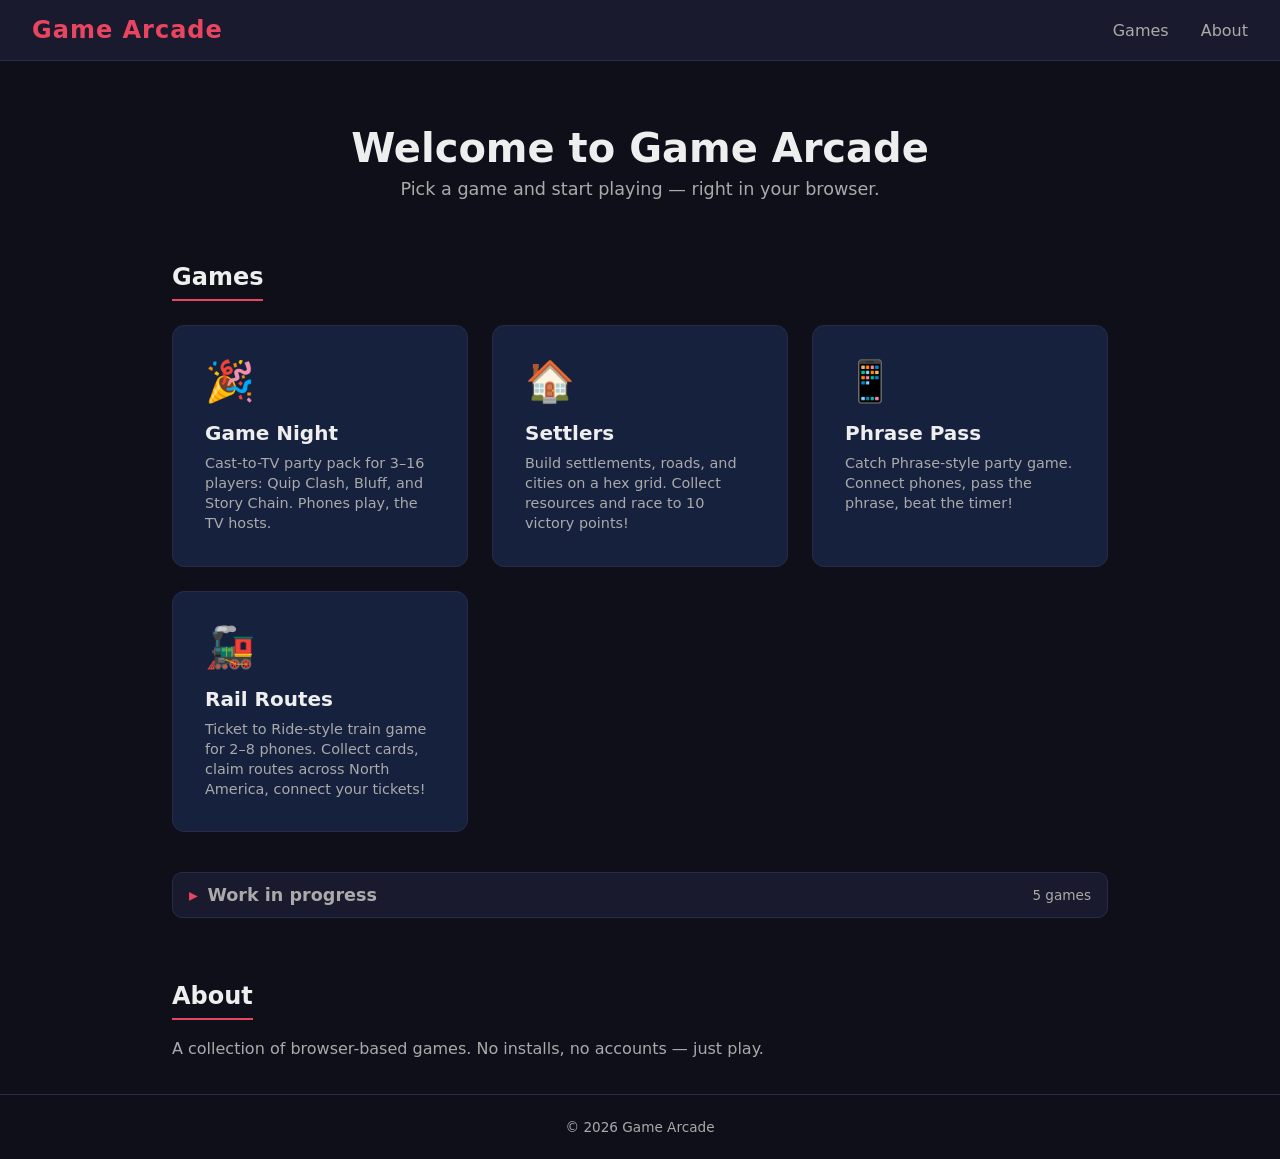
<file: index.html>
<!DOCTYPE html>
<html lang="en">
<head>
    <meta charset="UTF-8">
    <meta name="viewport" content="width=device-width, initial-scale=1.0">
    <title>Game Arcade</title>
    <link rel="stylesheet" href="css/style.css">
</head>
<body>
    <header>
        <nav>
            <div class="logo">Game Arcade</div>
            <ul class="nav-links">
                <li><a href="#games">Games</a></li>
                <li><a href="#about">About</a></li>
            </ul>
        </nav>
    </header>

    <main>
        <section class="hero">
            <h1>Welcome to Game Arcade</h1>
            <p>Pick a game and start playing — right in your browser.</p>
        </section>

        <section id="games" class="games-section">
            <h2>Games</h2>
            <div class="game-grid">
                <a href="games/gamenight/index.html" class="game-card">
                    <div class="game-icon">🎉</div>
                    <h3>Game Night</h3>
                    <p>Cast-to-TV party pack for 3&ndash;16 players: Quip Clash, Bluff, and Story Chain. Phones play, the TV hosts.</p>
                </a>
                <a href="games/settlers/index.html" class="game-card">
                    <div class="game-icon">🏠</div>
                    <h3>Settlers</h3>
                    <p>Build settlements, roads, and cities on a hex grid. Collect resources and race to 10 victory points!</p>
                </a>
                <a href="games/phrasepass/index.html" class="game-card">
                    <div class="game-icon">📱</div>
                    <h3>Phrase Pass</h3>
                    <p>Catch Phrase-style party game. Connect phones, pass the phrase, beat the timer!</p>
                </a>
                <a href="games/railroutes/index.html" class="game-card">
                    <div class="game-icon">🚂</div>
                    <h3>Rail Routes</h3>
                    <p>Ticket to Ride-style train game for 2&ndash;8 phones. Collect cards, claim routes across North America, connect your tickets!</p>
                </a>
            </div>

            <details class="wip-section">
                <summary>Work in progress <span class="wip-count">5 games</span></summary>
                <div class="game-grid">
                    <a href="games/pit/index.html" class="game-card">
                        <div class="game-icon">🃏</div>
                        <h3>Pit</h3>
                        <p>Real-time commodity trading card game. Trade cards with friends to corner the market!</p>
                    </a>
                    <a href="games/mystery/index.html" class="game-card">
                        <div class="game-icon">🔍</div>
                        <h3>Mystery Party</h3>
                        <p>Cast-to-TV murder mystery party game. Explore rooms, question suspects, catch the culprit.</p>
                    </a>
                    <a href="games/easel/index.html" class="game-card">
                        <div class="game-icon">🎨</div>
                        <h3>Easel</h3>
                        <p>Cast-to-TV painting party. Repaint a picture from memory, freestyle a shared canvas, or play telephone with drawings!</p>
                    </a>
                    <a href="games/subhunt/index.html" class="game-card">
                        <div class="game-icon">🌊</div>
                        <h3>Sub Hunt</h3>
                        <p>Silent submarine duel on your own phones. Move unseen, ping the depths, fire revealing torpedoes!</p>
                    </a>
                    <a href="games/garden/index.html" class="game-card">
                        <div class="game-icon">🌱</div>
                        <h3>Garden & Trade</h3>
                        <p>Grow vegetables, trade with friends, fill Baskets for Trust Points, and win the Exclusive Deal!</p>
                    </a>
                </div>
            </details>
        </section>

        <section id="about" class="about-section">
            <h2>About</h2>
            <p>A collection of browser-based games. No installs, no accounts — just play.</p>
        </section>
    </main>

    <footer>
        <p>&copy; 2026 Game Arcade</p>
    </footer>
</body>
</html>
</file>
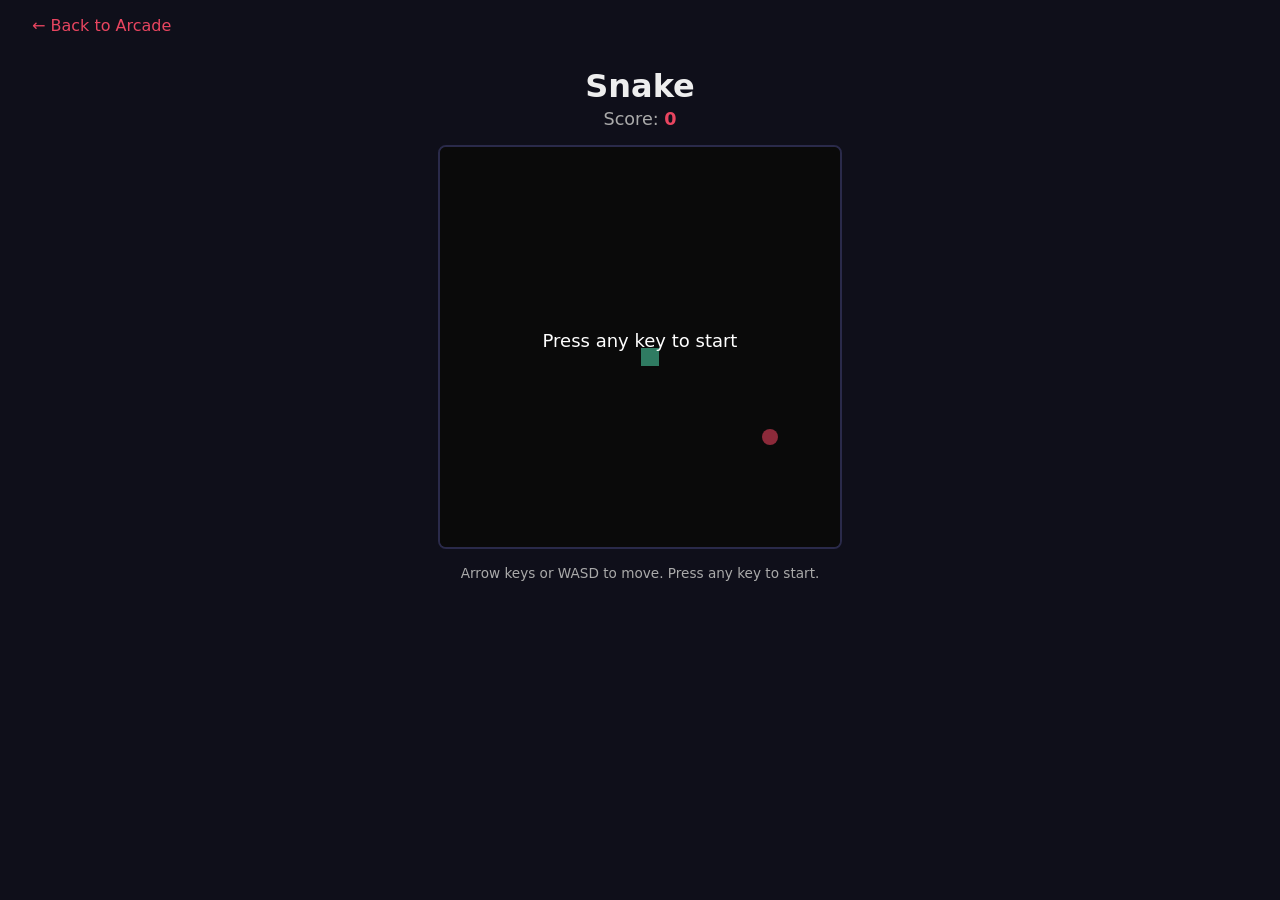
<file: games/snake/index.html>
<!DOCTYPE html>
<html lang="en">
<head>
    <meta charset="UTF-8">
    <meta name="viewport" content="width=device-width, initial-scale=1.0">
    <title>Snake - Game Arcade</title>
    <link rel="stylesheet" href="../../css/style.css">
    <style>
        .game-container {
            display: flex;
            flex-direction: column;
            align-items: center;
            padding: 1rem 2rem 2rem;
        }

        .game-container h1 {
            font-size: 2rem;
            margin-bottom: 0.25rem;
        }

        .score {
            color: var(--text-secondary);
            font-size: 1.1rem;
            margin-bottom: 1rem;
        }

        .score span {
            color: var(--accent);
            font-weight: 700;
        }

        canvas {
            border: 2px solid var(--border);
            border-radius: 8px;
            background: #111;
        }

        .controls-hint {
            color: var(--text-secondary);
            font-size: 0.85rem;
            margin-top: 1rem;
        }

        .mobile-controls {
            display: none;
            gap: 0.5rem;
            margin-top: 1rem;
        }

        .mobile-controls button {
            width: 56px;
            height: 56px;
            font-size: 1.5rem;
            background: var(--bg-card);
            border: 1px solid var(--border);
            border-radius: 8px;
            color: var(--text-primary);
            cursor: pointer;
            touch-action: manipulation;
        }

        .mobile-controls button:active {
            background: var(--accent);
        }

        .dpad {
            display: grid;
            grid-template-columns: repeat(3, 56px);
            grid-template-rows: repeat(3, 56px);
            gap: 4px;
        }

        .dpad button:nth-child(1) { grid-column: 2; grid-row: 1; }
        .dpad button:nth-child(2) { grid-column: 1; grid-row: 2; }
        .dpad button:nth-child(3) { grid-column: 3; grid-row: 2; }
        .dpad button:nth-child(4) { grid-column: 2; grid-row: 3; }

        @media (max-width: 600px) {
            .mobile-controls { display: flex; justify-content: center; }
            .controls-hint { display: none; }
        }
    </style>
</head>
<body>
    <a href="../../index.html" class="back-link">&larr; Back to Arcade</a>

    <div class="game-container">
        <h1>Snake</h1>
        <div class="score">Score: <span id="score">0</span></div>
        <canvas id="game" width="400" height="400"></canvas>
        <p class="controls-hint">Arrow keys or WASD to move. Press any key to start.</p>

        <div class="mobile-controls">
            <div class="dpad">
                <button id="btn-up">&#9650;</button>
                <button id="btn-left">&#9664;</button>
                <button id="btn-right">&#9654;</button>
                <button id="btn-down">&#9660;</button>
            </div>
        </div>
    </div>

    <script>
        const canvas = document.getElementById('game');
        const ctx = canvas.getContext('2d');
        const scoreEl = document.getElementById('score');

        const GRID = 20;
        const TILE = canvas.width / GRID;

        let snake, direction, nextDirection, food, score, running, gameOver;

        function init() {
            snake = [{ x: 10, y: 10 }];
            direction = { x: 1, y: 0 };
            nextDirection = { x: 1, y: 0 };
            score = 0;
            running = false;
            gameOver = false;
            scoreEl.textContent = '0';
            placeFood();
            draw();
        }

        function placeFood() {
            do {
                food = {
                    x: Math.floor(Math.random() * GRID),
                    y: Math.floor(Math.random() * GRID)
                };
            } while (snake.some(s => s.x === food.x && s.y === food.y));
        }

        function update() {
            if (!running || gameOver) return;

            direction = nextDirection;
            const head = { x: snake[0].x + direction.x, y: snake[0].y + direction.y };

            if (head.x < 0 || head.x >= GRID || head.y < 0 || head.y >= GRID ||
                snake.some(s => s.x === head.x && s.y === head.y)) {
                gameOver = true;
                draw();
                return;
            }

            snake.unshift(head);

            if (head.x === food.x && head.y === food.y) {
                score++;
                scoreEl.textContent = score;
                placeFood();
            } else {
                snake.pop();
            }

            draw();
        }

        function draw() {
            ctx.fillStyle = '#111';
            ctx.fillRect(0, 0, canvas.width, canvas.height);

            // Food
            ctx.fillStyle = '#e94560';
            ctx.beginPath();
            ctx.arc(food.x * TILE + TILE / 2, food.y * TILE + TILE / 2, TILE / 2.5, 0, Math.PI * 2);
            ctx.fill();

            // Snake
            snake.forEach((seg, i) => {
                ctx.fillStyle = i === 0 ? '#4ecca3' : '#36b08a';
                ctx.fillRect(seg.x * TILE + 1, seg.y * TILE + 1, TILE - 2, TILE - 2);
            });

            if (gameOver) {
                ctx.fillStyle = 'rgba(0, 0, 0, 0.6)';
                ctx.fillRect(0, 0, canvas.width, canvas.height);
                ctx.fillStyle = '#fff';
                ctx.font = 'bold 32px system-ui';
                ctx.textAlign = 'center';
                ctx.fillText('Game Over', canvas.width / 2, canvas.height / 2 - 10);
                ctx.font = '18px system-ui';
                ctx.fillText('Press any key to restart', canvas.width / 2, canvas.height / 2 + 20);
            }

            if (!running && !gameOver) {
                ctx.fillStyle = 'rgba(0, 0, 0, 0.4)';
                ctx.fillRect(0, 0, canvas.width, canvas.height);
                ctx.fillStyle = '#fff';
                ctx.font = '18px system-ui';
                ctx.textAlign = 'center';
                ctx.fillText('Press any key to start', canvas.width / 2, canvas.height / 2);
            }
        }

        function setDirection(x, y) {
            if (direction.x === -x && direction.y === -y) return;
            nextDirection = { x, y };
            if (!running && !gameOver) {
                running = true;
            }
        }

        document.addEventListener('keydown', (e) => {
            if (gameOver) { init(); return; }

            switch (e.key) {
                case 'ArrowUp': case 'w': case 'W': e.preventDefault(); setDirection(0, -1); break;
                case 'ArrowDown': case 's': case 'S': e.preventDefault(); setDirection(0, 1); break;
                case 'ArrowLeft': case 'a': case 'A': e.preventDefault(); setDirection(-1, 0); break;
                case 'ArrowRight': case 'd': case 'D': e.preventDefault(); setDirection(1, 0); break;
                default:
                    if (!running) running = true;
            }
        });

        // Mobile controls
        document.getElementById('btn-up').addEventListener('click', () => { if (gameOver) init(); setDirection(0, -1); });
        document.getElementById('btn-down').addEventListener('click', () => { if (gameOver) init(); setDirection(0, 1); });
        document.getElementById('btn-left').addEventListener('click', () => { if (gameOver) init(); setDirection(-1, 0); });
        document.getElementById('btn-right').addEventListener('click', () => { if (gameOver) init(); setDirection(1, 0); });

        init();
        setInterval(update, 120);
    </script>
</body>
</html>
</file>
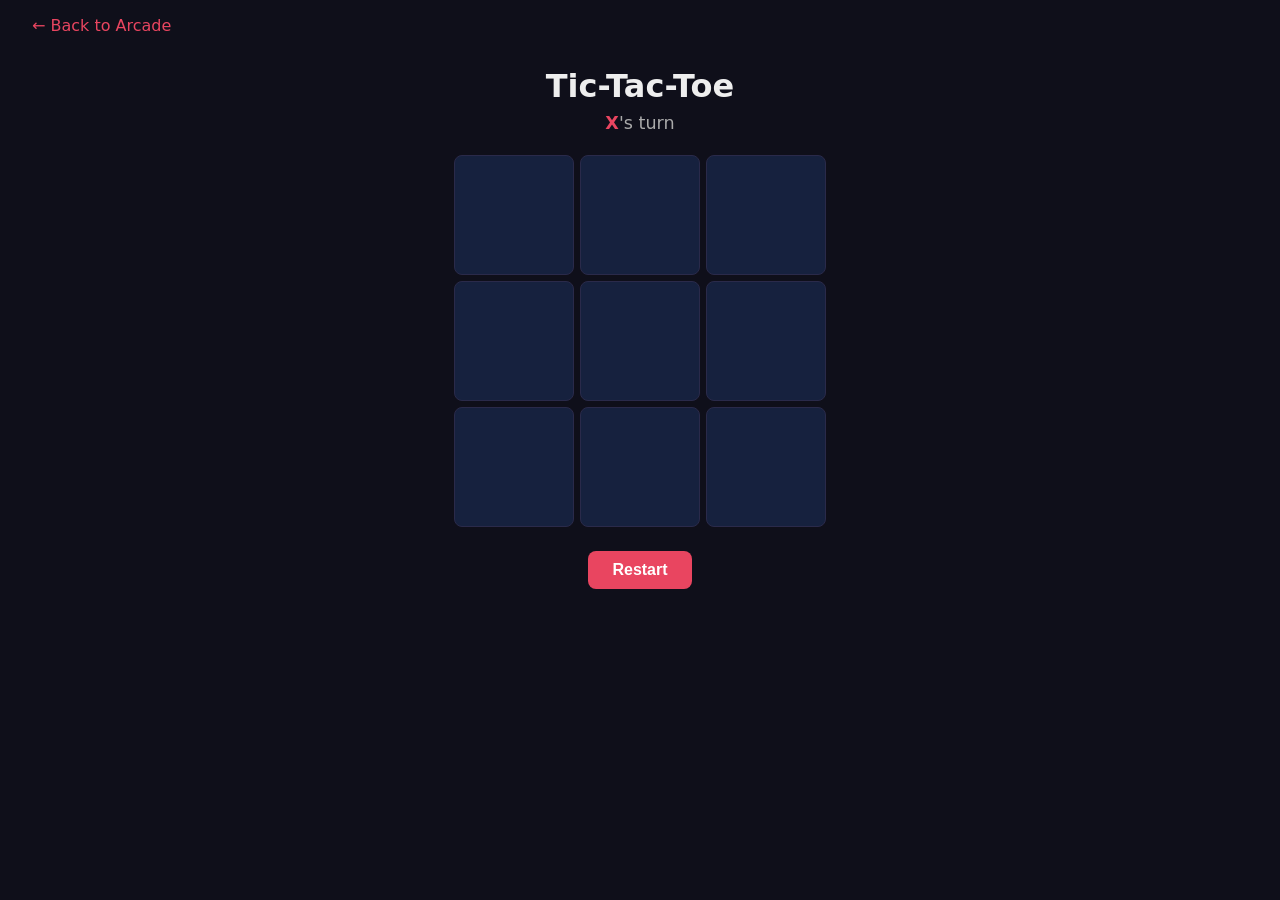
<file: games/tictactoe/index.html>
<!DOCTYPE html>
<html lang="en">
<head>
    <meta charset="UTF-8">
    <meta name="viewport" content="width=device-width, initial-scale=1.0">
    <title>Tic-Tac-Toe - Game Arcade</title>
    <link rel="stylesheet" href="../../css/style.css">
    <style>
        .game-container {
            display: flex;
            flex-direction: column;
            align-items: center;
            padding: 1rem 2rem 2rem;
        }

        .game-container h1 {
            font-size: 2rem;
            margin-bottom: 0.5rem;
        }

        .status {
            color: var(--text-secondary);
            font-size: 1.1rem;
            margin-bottom: 1rem;
            min-height: 1.5em;
        }

        .status .highlight {
            color: var(--accent);
            font-weight: 700;
        }

        .board {
            display: grid;
            grid-template-columns: repeat(3, 120px);
            grid-template-rows: repeat(3, 120px);
            gap: 6px;
        }

        .cell {
            background: var(--bg-card);
            border: 1px solid var(--border);
            border-radius: 8px;
            font-size: 2.5rem;
            font-weight: 700;
            color: var(--text-primary);
            cursor: pointer;
            transition: background 0.15s, border-color 0.15s;
        }

        .cell:hover:not(.taken) {
            background: var(--bg-secondary);
            border-color: var(--accent);
        }

        .cell.x { color: #4ecca3; }
        .cell.o { color: #e94560; }

        .cell.win {
            background: rgba(233, 69, 96, 0.15);
            border-color: var(--accent);
        }

        .restart-btn {
            margin-top: 1.5rem;
            padding: 0.6rem 1.5rem;
            background: var(--accent);
            color: #fff;
            border: none;
            border-radius: 8px;
            font-size: 1rem;
            font-weight: 600;
            cursor: pointer;
            transition: background 0.2s;
        }

        .restart-btn:hover {
            background: var(--accent-hover);
        }

        @media (max-width: 500px) {
            .board {
                grid-template-columns: repeat(3, 90px);
                grid-template-rows: repeat(3, 90px);
            }

            .cell {
                font-size: 2rem;
            }
        }
    </style>
</head>
<body>
    <a href="../../index.html" class="back-link">&larr; Back to Arcade</a>

    <div class="game-container">
        <h1>Tic-Tac-Toe</h1>
        <div class="status" id="status">
            <span class="highlight">X</span>'s turn
        </div>
        <div class="board" id="board"></div>
        <button class="restart-btn" id="restart">Restart</button>
    </div>

    <script>
        const boardEl = document.getElementById('board');
        const statusEl = document.getElementById('status');
        const restartBtn = document.getElementById('restart');

        const WINS = [
            [0,1,2],[3,4,5],[6,7,8],
            [0,3,6],[1,4,7],[2,5,8],
            [0,4,8],[2,4,6]
        ];

        let board, turn, done;

        function init() {
            board = Array(9).fill('');
            turn = 'X';
            done = false;
            statusEl.innerHTML = `<span class="highlight">X</span>'s turn`;
            render();
        }

        function render() {
            boardEl.innerHTML = '';
            board.forEach((val, i) => {
                const cell = document.createElement('button');
                cell.className = 'cell';
                if (val) {
                    cell.textContent = val;
                    cell.classList.add(val.toLowerCase(), 'taken');
                }
                cell.addEventListener('click', () => play(i));
                boardEl.appendChild(cell);
            });
        }

        function play(i) {
            if (done || board[i]) return;
            board[i] = turn;

            const winLine = checkWin(turn);
            if (winLine) {
                done = true;
                statusEl.innerHTML = `<span class="highlight">${turn}</span> wins!`;
                render();
                winLine.forEach(idx => boardEl.children[idx].classList.add('win'));
                return;
            }

            if (board.every(c => c)) {
                done = true;
                statusEl.textContent = "It's a draw!";
                render();
                return;
            }

            turn = turn === 'X' ? 'O' : 'X';
            statusEl.innerHTML = `<span class="highlight">${turn}</span>'s turn`;
            render();
        }

        function checkWin(player) {
            return WINS.find(line => line.every(i => board[i] === player)) || null;
        }

        restartBtn.addEventListener('click', init);
        init();
    </script>
</body>
</html>
</file>
<file: css/style.css>
* {
    margin: 0;
    padding: 0;
    box-sizing: border-box;
}

:root {
    --bg-primary: #0f0f1a;
    --bg-secondary: #1a1a2e;
    --bg-card: #16213e;
    --accent: #e94560;
    --accent-hover: #ff6b81;
    --text-primary: #eee;
    --text-secondary: #aaa;
    --border: #2a2a4a;
}

body {
    font-family: 'Segoe UI', system-ui, -apple-system, sans-serif;
    background: var(--bg-primary);
    color: var(--text-primary);
    min-height: 100vh;
    display: flex;
    flex-direction: column;
}

/* Nav */
nav {
    display: flex;
    justify-content: space-between;
    align-items: center;
    padding: 1rem 2rem;
    background: var(--bg-secondary);
    border-bottom: 1px solid var(--border);
}

.logo {
    font-size: 1.5rem;
    font-weight: 700;
    color: var(--accent);
    letter-spacing: 1px;
}

.nav-links {
    list-style: none;
    display: flex;
    gap: 2rem;
}

.nav-links a {
    color: var(--text-secondary);
    text-decoration: none;
    font-weight: 500;
    transition: color 0.2s;
}

.nav-links a:hover {
    color: var(--text-primary);
}

/* Hero */
.hero {
    text-align: center;
    padding: 4rem 2rem 2rem;
}

.hero h1 {
    font-size: 2.5rem;
    margin-bottom: 0.5rem;
}

.hero p {
    color: var(--text-secondary);
    font-size: 1.1rem;
}

/* Games Section */
.games-section {
    padding: 2rem;
    max-width: 1000px;
    margin: 0 auto;
    width: 100%;
}

.games-section h2 {
    font-size: 1.5rem;
    margin-bottom: 1.5rem;
    padding-bottom: 0.5rem;
    border-bottom: 2px solid var(--accent);
    display: inline-block;
}

.game-grid {
    display: grid;
    grid-template-columns: repeat(auto-fill, minmax(260px, 1fr));
    gap: 1.5rem;
}

.game-card {
    background: var(--bg-card);
    border: 1px solid var(--border);
    border-radius: 12px;
    padding: 2rem;
    text-decoration: none;
    color: var(--text-primary);
    transition: transform 0.2s, border-color 0.2s, box-shadow 0.2s;
}

.game-card:hover {
    transform: translateY(-4px);
    border-color: var(--accent);
    box-shadow: 0 8px 24px rgba(233, 69, 96, 0.15);
}

.game-icon {
    font-size: 2.5rem;
    margin-bottom: 1rem;
}

.game-card h3 {
    font-size: 1.25rem;
    margin-bottom: 0.5rem;
}

.game-card p {
    color: var(--text-secondary);
    font-size: 0.9rem;
    line-height: 1.4;
}

/* Work-in-progress games (collapsed by default) */
.wip-section {
    margin-top: 2.5rem;
}

.wip-section summary {
    display: flex;
    align-items: center;
    gap: 0.6rem;
    cursor: pointer;
    list-style: none;
    font-size: 1.1rem;
    font-weight: 600;
    color: var(--text-secondary);
    padding: 0.75rem 1rem;
    background: var(--bg-secondary);
    border: 1px solid var(--border);
    border-radius: 10px;
    transition: color 0.2s, border-color 0.2s;
}

.wip-section summary::-webkit-details-marker {
    display: none;
}

.wip-section summary::before {
    content: '▸';
    color: var(--accent);
    transition: transform 0.2s;
}

.wip-section[open] summary::before {
    transform: rotate(90deg);
}

.wip-section summary:hover {
    color: var(--text-primary);
    border-color: var(--accent);
}

.wip-count {
    margin-left: auto;
    font-size: 0.85rem;
    font-weight: 400;
}

.wip-section .game-grid {
    margin-top: 1.5rem;
}

.wip-section .game-card {
    opacity: 0.85;
}

/* About */
.about-section {
    padding: 2rem;
    max-width: 1000px;
    margin: 0 auto;
    width: 100%;
}

.about-section h2 {
    font-size: 1.5rem;
    margin-bottom: 1rem;
    padding-bottom: 0.5rem;
    border-bottom: 2px solid var(--accent);
    display: inline-block;
}

.about-section p {
    color: var(--text-secondary);
    line-height: 1.6;
}

/* Footer */
footer {
    margin-top: auto;
    text-align: center;
    padding: 1.5rem;
    color: var(--text-secondary);
    font-size: 0.85rem;
    border-top: 1px solid var(--border);
}

/* Back link (used on game pages) */
.back-link {
    display: inline-block;
    color: var(--accent);
    text-decoration: none;
    padding: 1rem 2rem;
    font-weight: 500;
    transition: color 0.2s;
}

.back-link:hover {
    color: var(--accent-hover);
}

/* Responsive */
@media (max-width: 600px) {
    .hero h1 {
        font-size: 1.75rem;
    }

    nav {
        flex-direction: column;
        gap: 0.75rem;
    }

    .game-grid {
        grid-template-columns: 1fr;
    }
}
</file>
